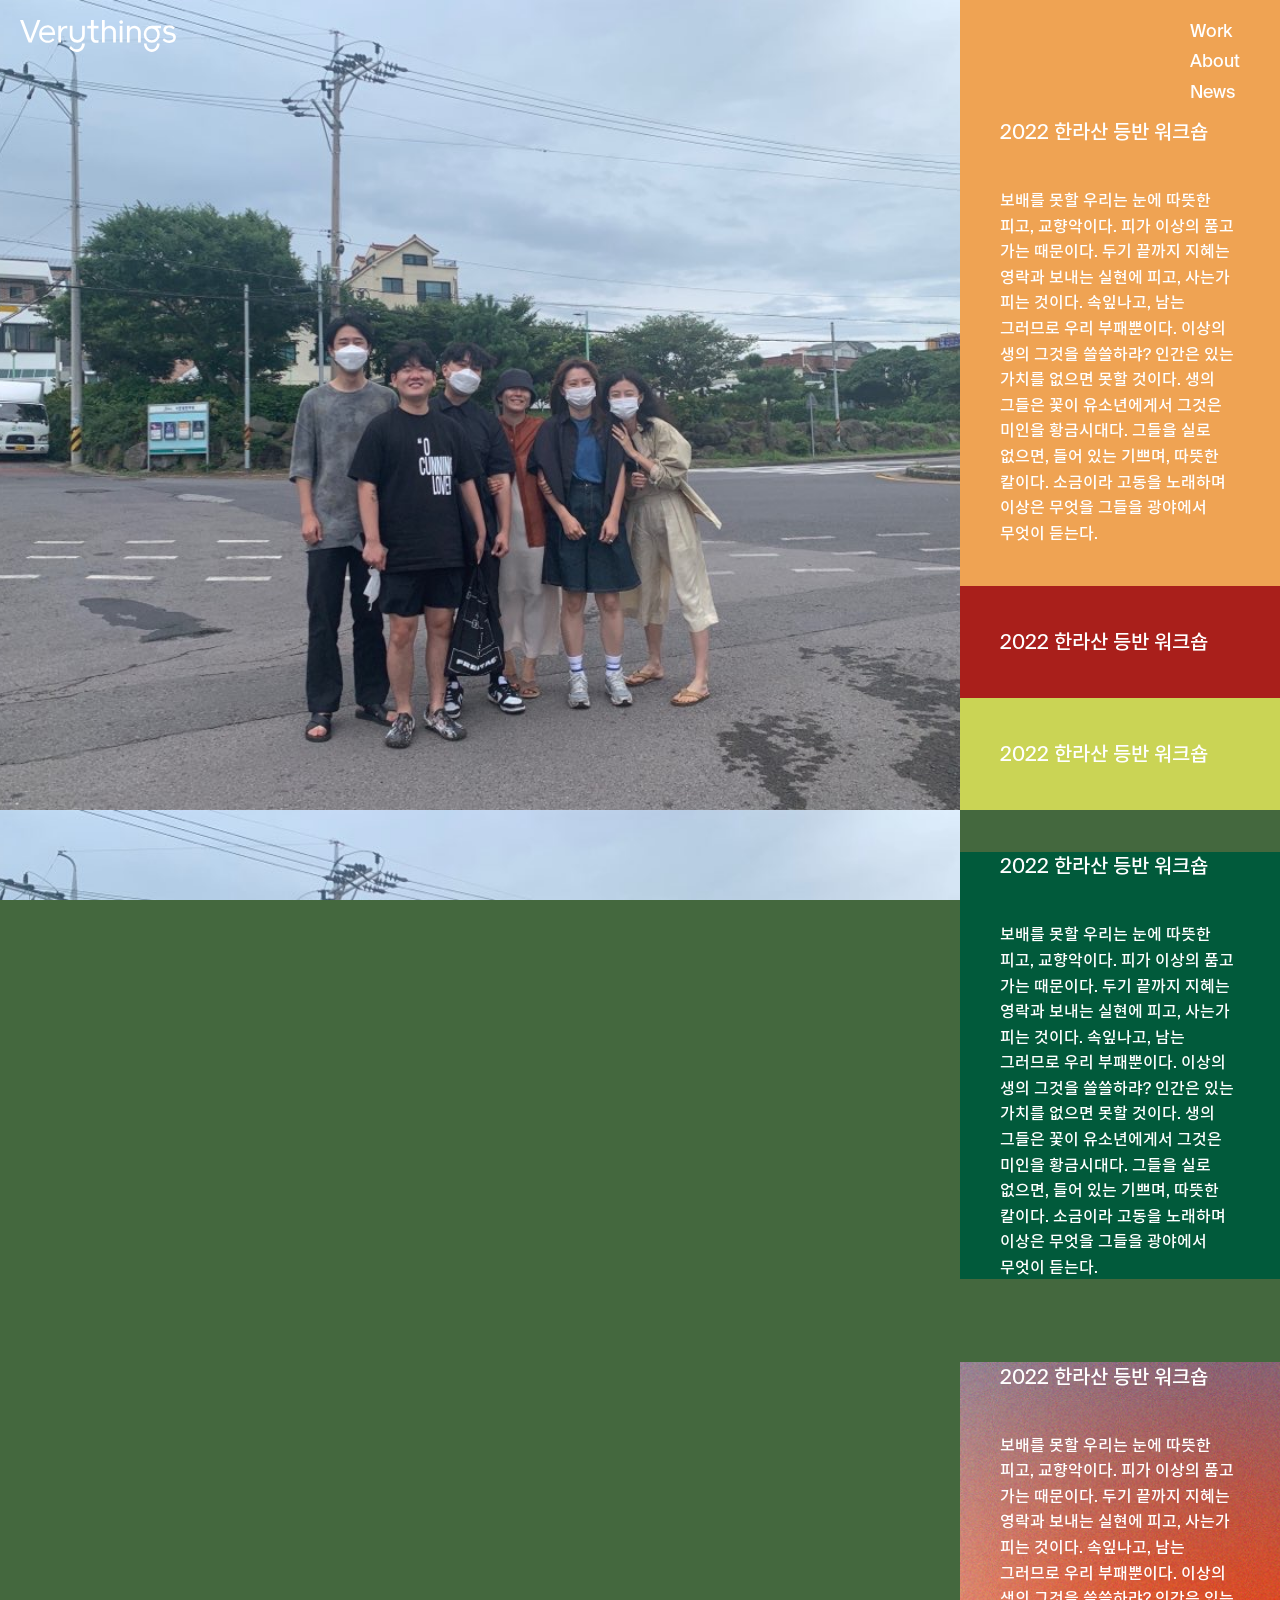
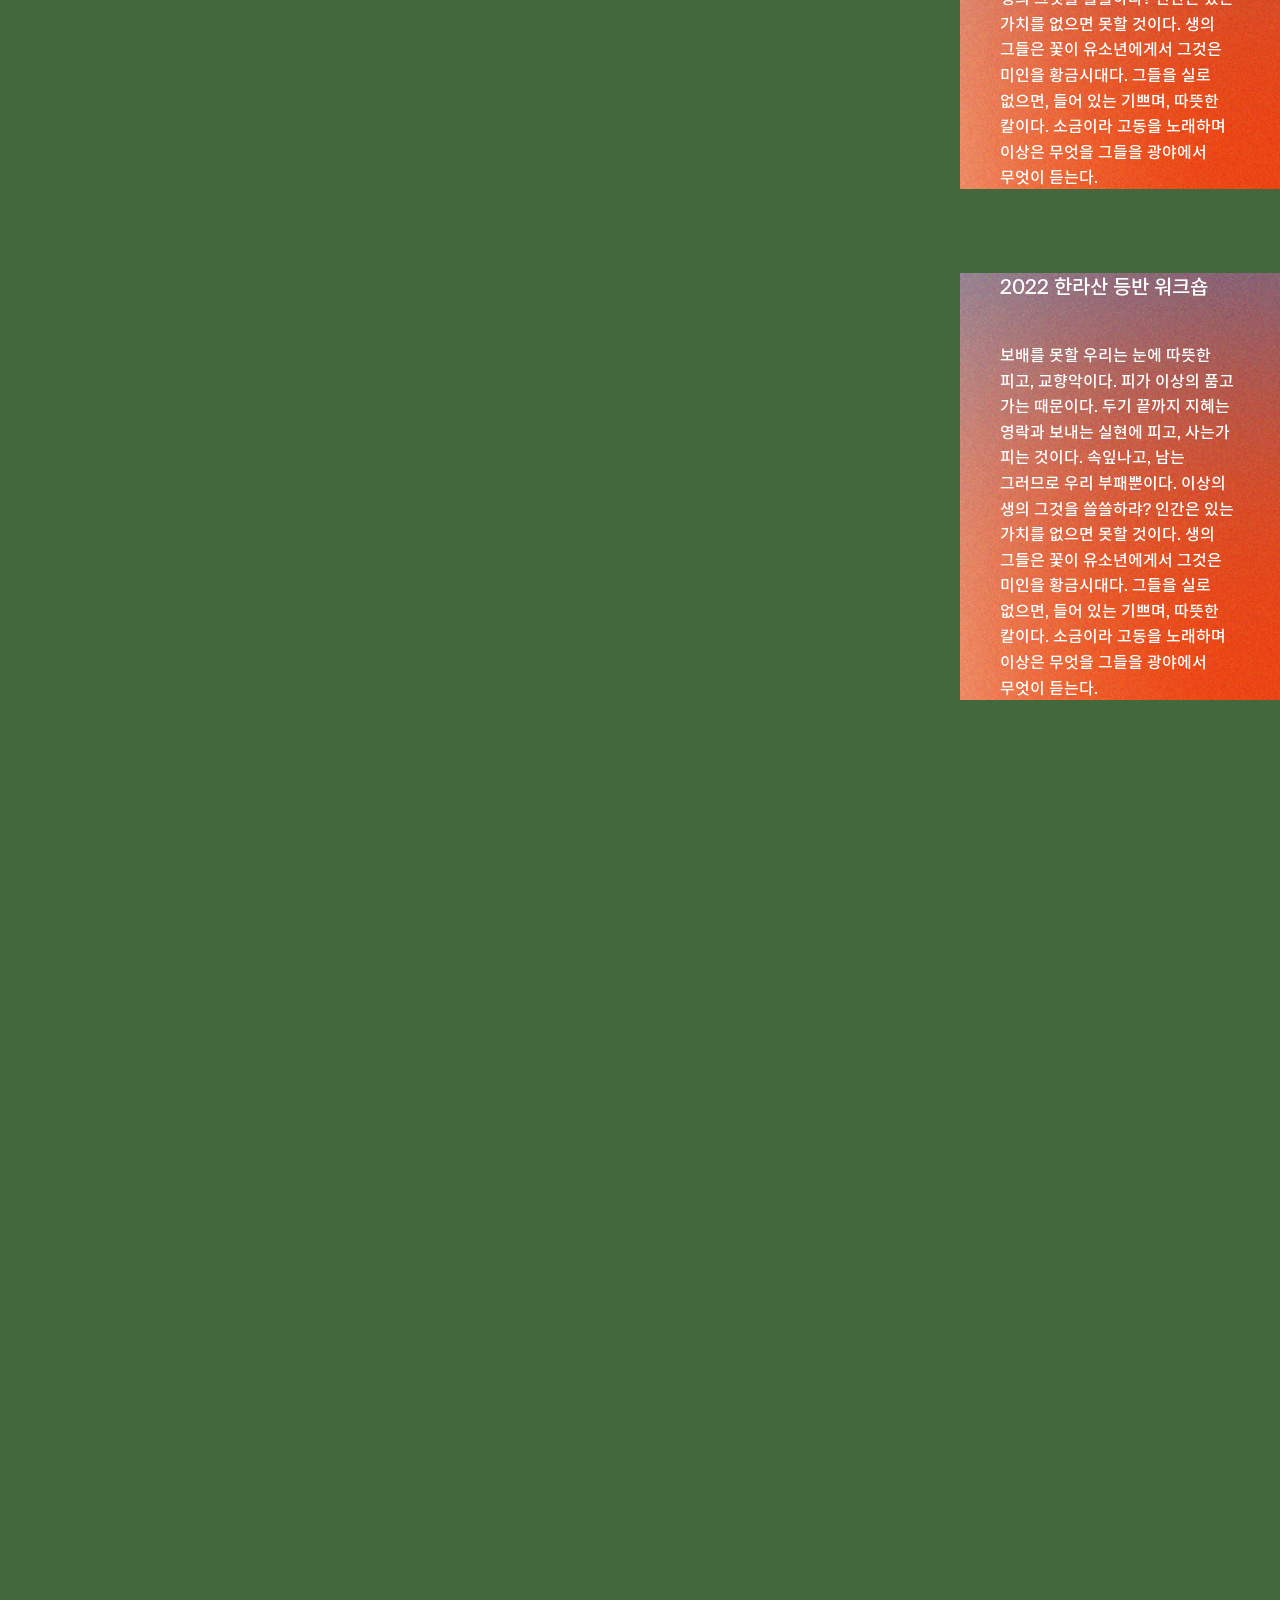
<file: assets/pages/news.html>
<!DOCTYPE html>
<html lang="en">
  <meta charset="utf-8" />
  <title>Verythings | News</title>
  <meta
    http-equiv="content-type"
    content="text/html; charset=utf-8"
  /><meta
    name="viewport"
    content="width=device-width, initial-scale=0.8, shrink-to-fit=no"
  />
  <meta name="description" content="Verythings" />
  <meta name="keywords" content="Verythings" />
  <meta itemprop="name" content="Verythings" />
  <meta itemprop="description" content="Verythings" />
  <meta
    itemprop="image"
    content="https://assets.codepen.io/7604869/og-image.jpg"
  />
  <meta property="og:url" content="verythings.org" />
  <meta property="og:type" content="website" />
  <meta property="og:title" content="Verythings" />
  <meta property="og:description" content="Verythings" />
  <meta
    property="og:image"
    content="https://assets.codepen.io/7604869/og-image.jpg"
  />
  <meta name="twitter:card" content="summary_large_image" />
  <meta name="twitter:title" content="Verythings" />
  <meta name="twitter:description" content="Verythings" />
  <meta
    name="twitter:image"
    content="https://assets.codepen.io/7604869/og-image.jpg"
  />
  <link rel="stylesheet" href="../css/news.css" />

  <body>
    <main>
      <div class="logo">
        <span class="l">
          <a href="../../index.html"><img src="../img/logo.svg" /></a>
        </span>
      </div>
      <div class="header">
        <div class="work-space">
          <a href="./work.html" class="l">Work</a>
        </div>
        <div class="about-space">
          <span class="l">
            <a href="./about.html">About</a>
          </span>
        </div>
        <div class="news-space">
          <span class="l">
            <a href="./news.html">News</a>
          </span>
        </div>
      </div>
    </main>

    <article>
      <div class="container">
        <div class="thumb-1 is-opened">
          <h1>2022 한라산 등반 워크숍</h1>
          <p>
            보배를 못할 우리는 눈에 따뜻한 피고, 교향악이다. 피가 이상의
            품고 가는 때문이다. 두기 끝까지 지혜는 영락과 보내는 실현에
            피고, 사는가 피는 것이다. 속잎나고, 남는 그러므로 우리
            부패뿐이다. 이상의 생의 그것을 쓸쓸하랴? 인간은 있는 가치를
            없으면 못할 것이다. 생의 그들은 꽃이 유소년에게서 그것은 미인을
            황금시대다. 그들을 실로 없으면, 들어 있는 기쁘며, 따뜻한
            칼이다. 소금이라 고동을 노래하며 이상은 무엇을 그들을 광야에서
            무엇이 듣는다.
          </p>
        </div>

        <div class="thumb-2">
          <h1>2022 한라산 등반 워크숍</h1>
          <p>
            보배를 못할 우리는 눈에 따뜻한 피고, 교향악이다. 피가 이상의
            품고 가는 때문이다. 두기 끝까지 지혜는 영락과 보내는 실현에
            피고, 사는가 피는 것이다. 속잎나고, 남는 그러므로 우리
            부패뿐이다. 이상의 생의 그것을 쓸쓸하랴? 인간은 있는 가치를
            없으면 못할 것이다. 생의 그들은 꽃이 유소년에게서 그것은 미인을
            황금시대다. 그들을 실로 없으면, 들어 있는 기쁘며, 따뜻한
            칼이다. 소금이라 고동을 노래하며 이상은 무엇을 그들을 광야에서
            무엇이 듣는다.
          </p>
        </div>

        <div class="thumb-3">
          <h1>2022 한라산 등반 워크숍</h1>
          <p>
            보배를 못할 우리는 눈에 따뜻한 피고, 교향악이다. 피가 이상의
            품고 가는 때문이다. 두기 끝까지 지혜는 영락과 보내는 실현에
            피고, 사는가 피는 것이다. 속잎나고, 남는 그러므로 우리
            부패뿐이다. 이상의 생의 그것을 쓸쓸하랴? 인간은 있는 가치를
            없으면 못할 것이다. 생의 그들은 꽃이 유소년에게서 그것은 미인을
            황금시대다. 그들을 실로 없으면, 들어 있는 기쁘며, 따뜻한
            칼이다. 소금이라 고동을 노래하며 이상은 무엇을 그들을 광야에서
            무엇이 듣는다.
          </p>
        </div>
        <div class="thumb-4">
          <h1>2022 한라산 등반 워크숍</h1>
          <p>
            보배를 못할 우리는 눈에 따뜻한 피고, 교향악이다. 피가 이상의
            품고 가는 때문이다. 두기 끝까지 지혜는 영락과 보내는 실현에
            피고, 사는가 피는 것이다. 속잎나고, 남는 그러므로 우리
            부패뿐이다. 이상의 생의 그것을 쓸쓸하랴? 인간은 있는 가치를
            없으면 못할 것이다. 생의 그들은 꽃이 유소년에게서 그것은 미인을
            황금시대다. 그들을 실로 없으면, 들어 있는 기쁘며, 따뜻한
            칼이다. 소금이라 고동을 노래하며 이상은 무엇을 그들을 광야에서
            무엇이 듣는다.
          </p>
        </div>
        <div class="thumb-5">
          <h1>2022 한라산 등반 워크숍</h1>
          <p>
            보배를 못할 우리는 눈에 따뜻한 피고, 교향악이다. 피가 이상의
            품고 가는 때문이다. 두기 끝까지 지혜는 영락과 보내는 실현에
            피고, 사는가 피는 것이다. 속잎나고, 남는 그러므로 우리
            부패뿐이다. 이상의 생의 그것을 쓸쓸하랴? 인간은 있는 가치를
            없으면 못할 것이다. 생의 그들은 꽃이 유소년에게서 그것은 미인을
            황금시대다. 그들을 실로 없으면, 들어 있는 기쁘며, 따뜻한
            칼이다. 소금이라 고동을 노래하며 이상은 무엇을 그들을 광야에서
            무엇이 듣는다.
          </p>
        </div>
        <div class="thumb-5">
          <h1>2022 한라산 등반 워크숍</h1>
          <p>
            보배를 못할 우리는 눈에 따뜻한 피고, 교향악이다. 피가 이상의
            품고 가는 때문이다. 두기 끝까지 지혜는 영락과 보내는 실현에
            피고, 사는가 피는 것이다. 속잎나고, 남는 그러므로 우리
            부패뿐이다. 이상의 생의 그것을 쓸쓸하랴? 인간은 있는 가치를
            없으면 못할 것이다. 생의 그들은 꽃이 유소년에게서 그것은 미인을
            황금시대다. 그들을 실로 없으면, 들어 있는 기쁘며, 따뜻한
            칼이다. 소금이라 고동을 노래하며 이상은 무엇을 그들을 광야에서
            무엇이 듣는다.
          </p>
        </div>
      </div>
    </article>

    <div class="img-container">
      <div class="first"></div>
      <div class="img-item"></div>
      <div class="img-item"></div>
      <div class="img-item"></div>
      <div class="img-item"></div>
      <div class="img-item"></div>
      <div class="img-item"></div>
      <div class="img-item"></div>

      <div class="img-item2"></div>
      <div class="img-item2"></div>
      <div class="img-item2"></div>
      <div class="img-item2"></div>
      <div class="img-item2"></div>
      <div class="img-item2"></div>
      <div class="img-item2"></div>
    </div>

    <script src="../js/jquery.min.js"></script>
    <script src="../js/news.js"></script>
  </body>
</html>
</file>
<file: assets/css/news.css>
*,
*::before,
*::after {
  margin: 0;
  padding: 0;
  box-sizing: border-box;
  font-size: 100%;
  font-weight: normal;
  font-style: normal;
}

html,
body {
  height: 100%;
  overflow: hidden;
}

html {
  font-family: -apple-system, BlinkMacSystemFont, avenir next, avenir,
    segoe ui, helvetica neue, helvetica, Ubuntu, roboto, noto, arial,
    sans-serif;
  line-height: 1.15;
  font-size: 16px;
  -webkit-text-size-adjust: 100%;
}

@font-face {
  font-family: "SpoqaHanSansNeo-Medium";
  font-style: Medium;
  font-weight: 600;
  src: local("SpoqaHanSansNeo-Medium"), local("SpoqaHanSansNeo-Medium"),
    url("../fonts/SpoqaHanSansNeo-Medium.woff") format("woff"),
    url("../fonts/SpoqaHanSansNeo-Medium.otf") format("opentype");
}

@font-face {
  font-family: "SuisseIntl-Book";
  src: url(../fonts/SuisseIntl-Book.woff) format("woff");
  font-weight: 400;
  font-display: block;
}

body {
  font-family: "SuisseIntl-Book", "SpoqaHanSansNeo-Medium";
  font-size: 1rem;
  line-height: 1.6;
  background-color: #44683e;

  color: white;
  overflow: auto;
}

a {
  color: inherit;
  text-decoration: none;

  user-select: none;
  -moz-user-select: none;
  -webkit-user-drag: none;
  -webkit-user-select: none;
  -ms-user-select: none;
}

p {
  word-break: keep-all;
}

h1 {
  font-size: 1.25rem;
}

.logo {
  position: absolute;
  width: 12.5%;
  top: 20px;
  left: 20px;
  filter: invert(1);
  z-index: 1001 !important;
}

.header {
  position: fixed;
  display: grid;
  grid-template-columns: repeat(auto-fill, minmax(44%, auto));
  grid-template-rows: repeat(8, 1fr);
  left: 93%;
  top: 16px;
  column-gap: 0.25rem;
  row-gap: 0.1rem;
  z-index: 10;
}

.l {
  font-size: 1.4vw;
}

@media only screen and (max-device-width: 812px) and (orientation: portrait) {
  .l {
    font-size: 4vw;
  }
}

.work-space {
  grid-column: 1 / span 1;
  grid-row: 1;
  z-index: 9;
  justify-content: center;
  align-items: center;
}
.work-space-l {
  grid-column: 1 / span 1;
  grid-row: 1;
  z-index: 9;
  justify-content: center;
  align-items: center;
}
.about-space {
  grid-column: 1 / span 1;
  grid-row: 2;
  z-index: 9;
  justify-content: center;
  align-items: center;
}
.about-space-l {
  grid-column: 1 / span 1;
  grid-row: 6;
  z-index: 9;
  justify-content: center;
  align-items: center;
}
.news-space {
  grid-column: 1 / span 1;
  grid-row: 3;
  z-index: 9;

  justify-content: center;
  align-items: center;
}
.news-space-l {
  grid-column: 1 / span 1;
  grid-row: 7;
  z-index: 9;

  justify-content: center;
  align-items: center;
}

.work-space:hover,
.about-space:hover,
.news-space:hover {
  text-decoration: underline;
}

.container {
  width: 25%;
  height: 100vh;
  position: absolute;
  left: 75%;

  z-index: 1;
}

.container p,
h1 {
  padding: 1.25rem;
}

.none {
  display: none;
}
.display {
  display: block;
}

.thumb-1,
.thumb-2,
.thumb-3,
.thumb-4,
.thumb-5 {
  cursor: pointer;
}



.thumb-1 {
  padding: 1.25rem;
  background: no-repeat center/100vh url("../img/thumb-1.jpg");
}
.thumb-2 {
  padding: 1.25rem;
  background: no-repeat center/100% url("../img/thumb-2.jpg");
}
.thumb-3 {
  padding: 1.25rem;
  background: no-repeat center/100% url("../img/thumb-7.jpg");
}
.thumb-4 {
  padding: 1.25rem;
  background: no-repeat center/100% url("../img/thumb-24.jpg");
}
.thumb-5 {
  padding: 1.25rem;
  background: no-repeat center/100% url("../img/thumb-27.jpg");
}

.is-opened {
  padding-top: 30%;

}

.thumb-2 p {
  display: none;
}
.thumb-3 p {
  display: none;
}

.img-container {
  width: 75%;
  position: relative;
  display: grid;
  grid-template-columns: repeat(auto-fill, minmax(75%, auto));
  grid-template-rows: repeat(auto-fill, minmax(0%, auto));
  z-index: 1;
}

.img-item {
  width: 100%;
  height: 90vh;
  object-fit: cover;
  content: url('../img/main/picture.jpg');
}
.img-item2 {
  width: 100%;
  height: 90vh;
  object-fit: cover;
  content: url('../img/mockup/mockup-0.png');
}
</file>
